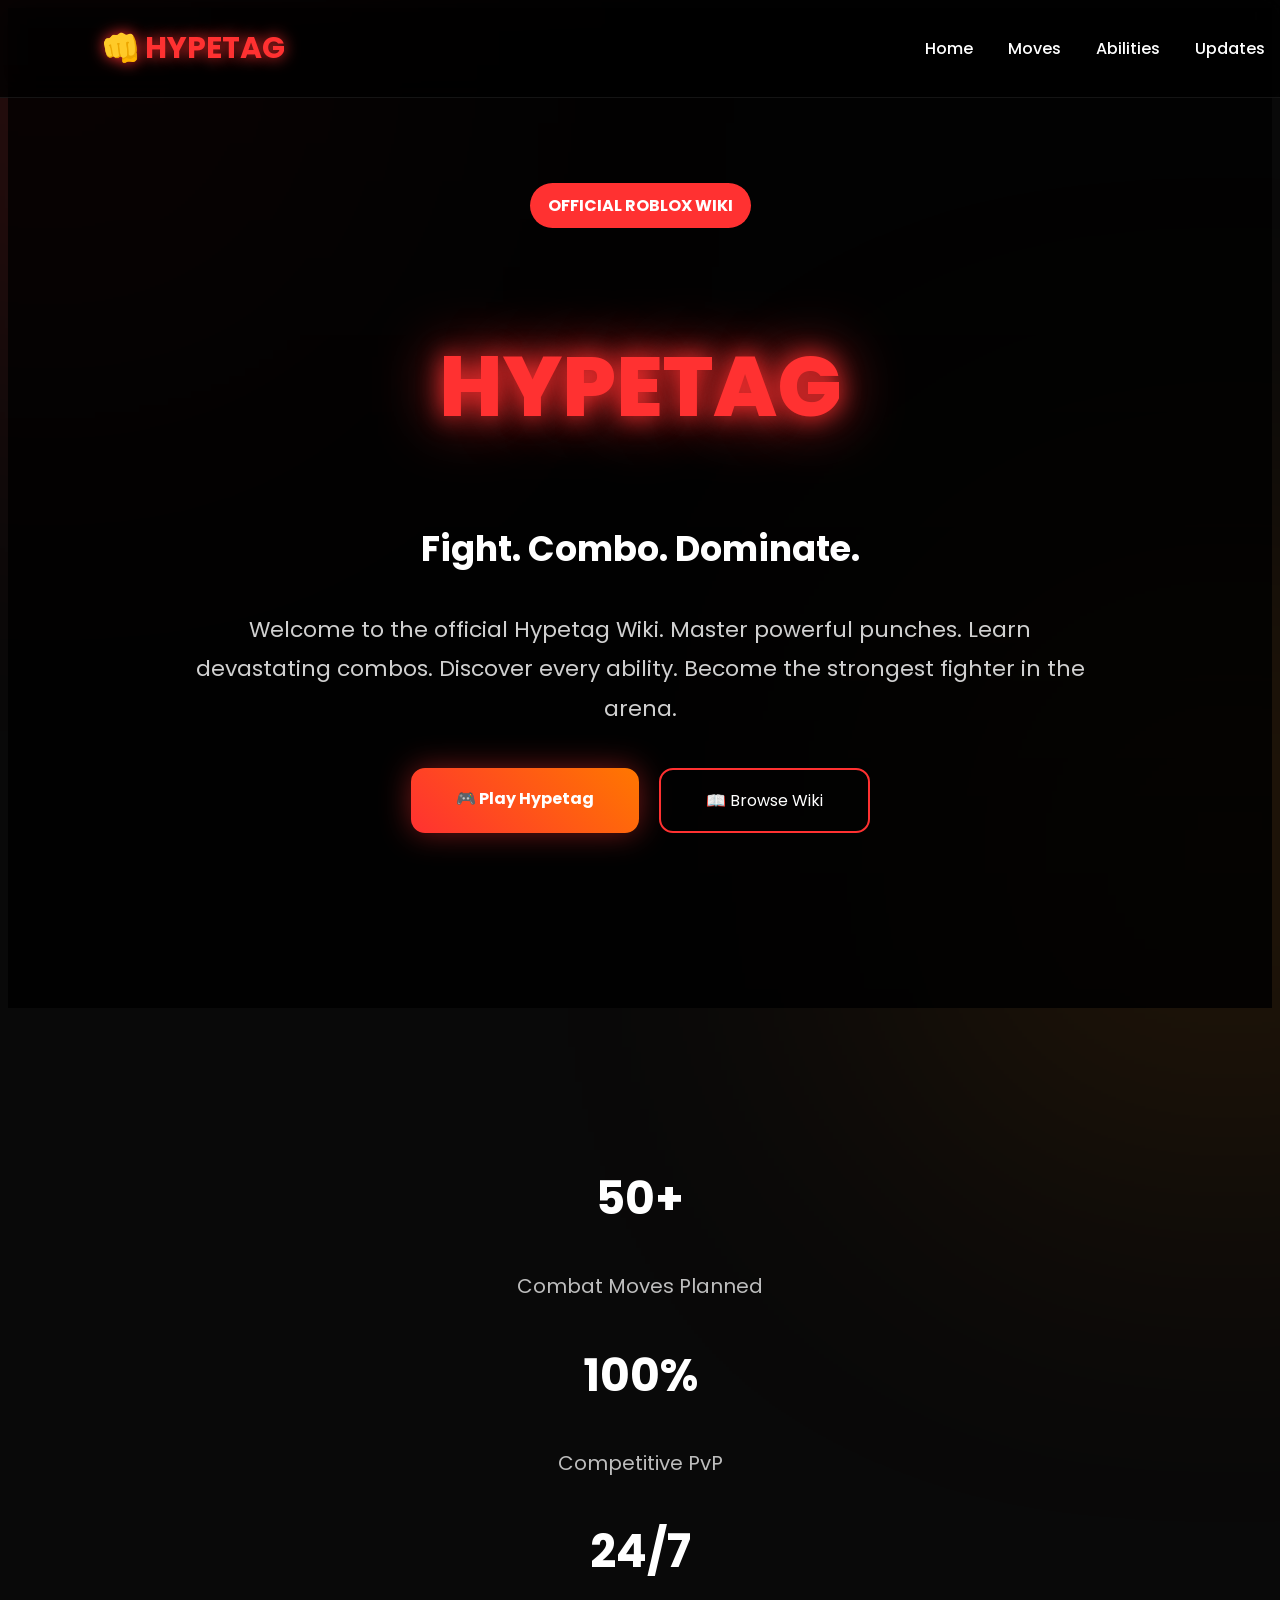
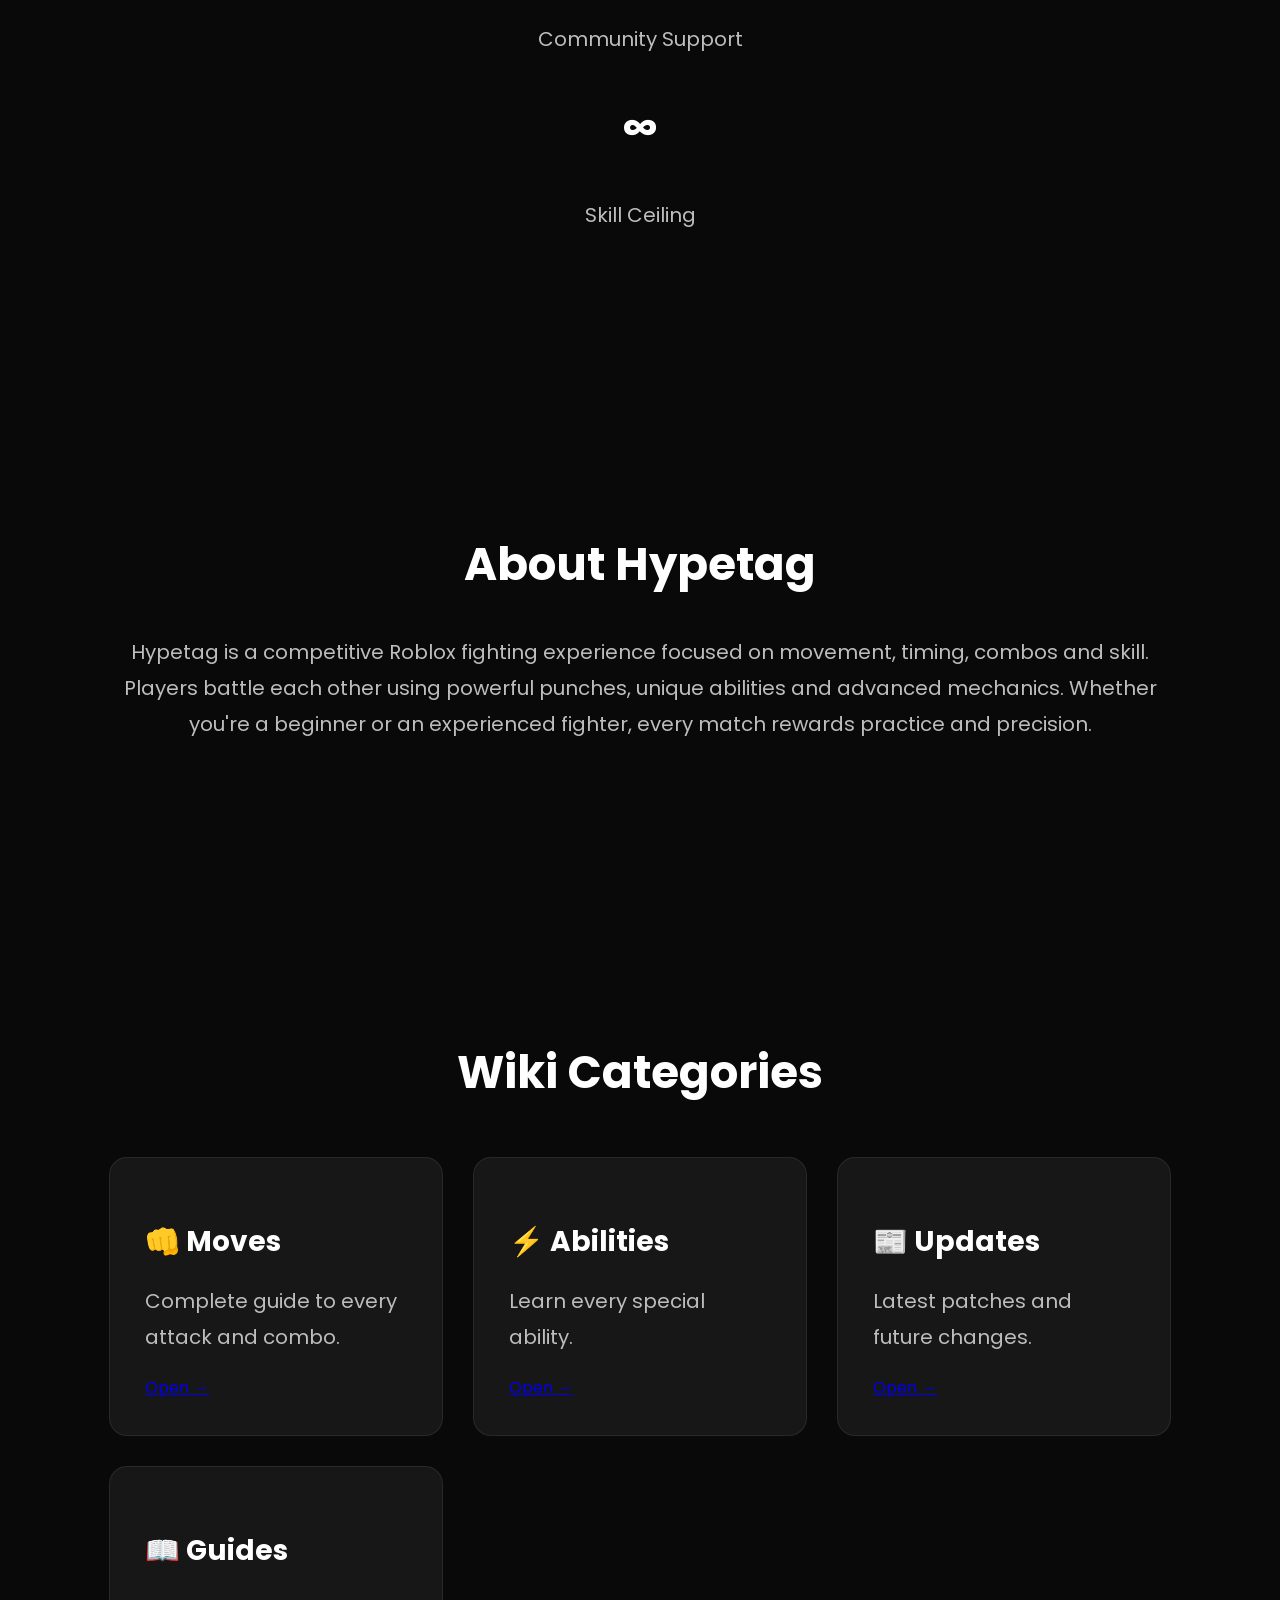
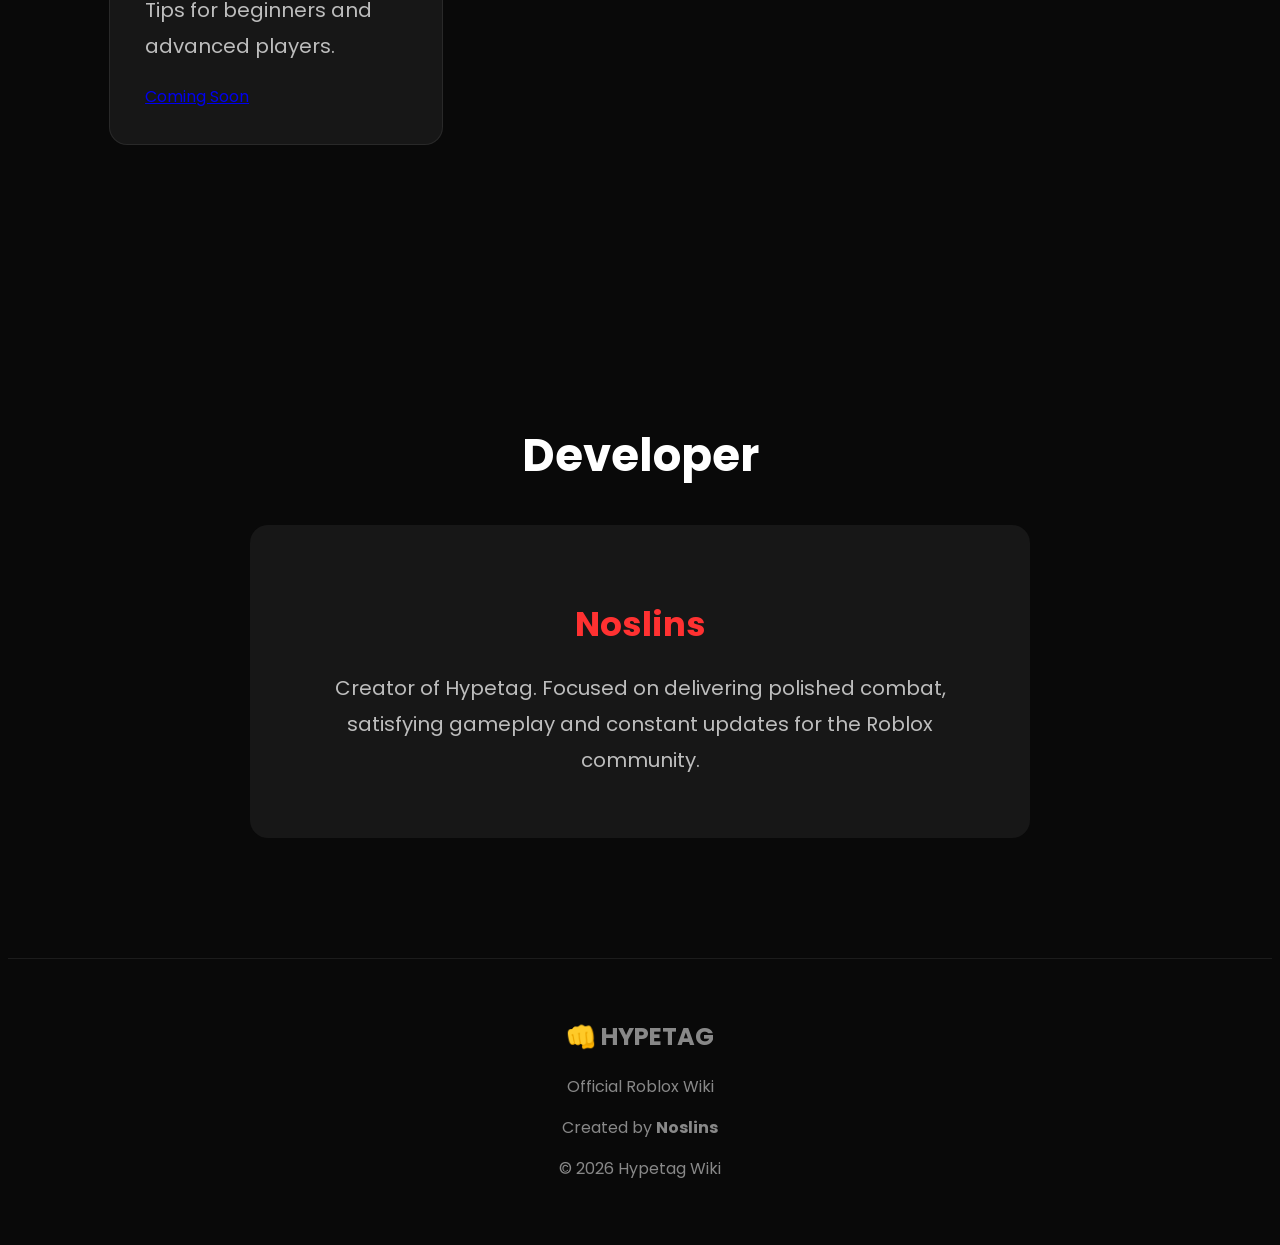
<file: index.html>
<!DOCTYPE html>
<html lang="en">
<head>
<meta charset="UTF-8">
<meta name="viewport" content="width=device-width, initial-scale=1.0">

<title>Hypetag Wiki | Official Roblox Wiki</title>

<meta name="description" content="Official Hypetag Roblox Wiki. Learn moves, abilities, updates, guides and everything about Hypetag.">

<link rel="stylesheet" href="style.css">

<link rel="preconnect" href="https://fonts.googleapis.com">
<link rel="preconnect" href="https://fonts.gstatic.com" crossorigin>

<link href="https://fonts.googleapis.com/css2?family=Poppins:wght@300;400;500;600;700;800&display=swap" rel="stylesheet">

<script defer src="script.js"></script>

</head>

<body>

<nav class="navbar">

<div class="logo">

👊 HYPETAG

</div>

<ul>

<li><a href="index.html">Home</a></li>

<li><a href="moves.html">Moves</a></li>

<li><a href="abilities.html">Abilities</a></li>

<li><a href="updates.html">Updates</a></li>

<li><a href="#developer">Developer</a></li>

</ul>

</nav>

<section class="hero">

<div class="heroContent">

<span class="official">

OFFICIAL ROBLOX WIKI

</span>

<h1>

HYPETAG

</h1>

<h2>

Fight. Combo. Dominate.

</h2>

<p>

Welcome to the official Hypetag Wiki.

Master powerful punches.

Learn devastating combos.

Discover every ability.

Become the strongest fighter in the arena.

</p>

<div class="buttons">

<a href="#" class="play">

🎮 Play Hypetag

</a>

<a href="moves.html" class="wiki">

📖 Browse Wiki

</a>

</div>

</div>

</section>

<section class="stats">

<div class="stat">

<h2>50+</h2>

<p>Combat Moves Planned</p>

</div>

<div class="stat">

<h2>100%</h2>

<p>Competitive PvP</p>

</div>

<div class="stat">

<h2>24/7</h2>

<p>Community Support</p>

</div>

<div class="stat">

<h2>∞</h2>

<p>Skill Ceiling</p>

</div>

</section>

<section class="about">

<h2>

About Hypetag

</h2>

<p>

Hypetag is a competitive Roblox fighting experience focused on movement, timing, combos and skill.

Players battle each other using powerful punches, unique abilities and advanced mechanics.

Whether you're a beginner or an experienced fighter, every match rewards practice and precision.

</p>

</section>

<section class="features">

<h2>

Wiki Categories

</h2>

<div class="grid">

<div class="card">

<h3>

👊 Moves

</h3>

<p>

Complete guide to every attack and combo.

</p>

<a href="moves.html">

Open →

</a>

</div>

<div class="card">

<h3>

⚡ Abilities

</h3>

<p>

Learn every special ability.

</p>

<a href="abilities.html">

Open →

</a>

</div>

<div class="card">

<h3>

📰 Updates

</h3>

<p>

Latest patches and future changes.

</p>

<a href="updates.html">

Open →

</a>

</div>

<div class="card">

<h3>

📖 Guides

</h3>

<p>

Tips for beginners and advanced players.

</p>

<a href="#">

Coming Soon

</a>

</div>

</div>

</section>

<section id="developer">

<h2>

Developer

</h2>

<div class="developerCard">

<h3>

Noslins

</h3>

<p>

Creator of Hypetag.

Focused on delivering polished combat, satisfying gameplay and constant updates for the Roblox community.

</p>

</div>

</section>

<footer>

<h2>

👊 HYPETAG

</h2>

<p>

Official Roblox Wiki

</p>

<p>

Created by <strong>Noslins</strong>

</p>

<p>

© 2026 Hypetag Wiki

</p>

</footer>

</body>

</html>
</file>
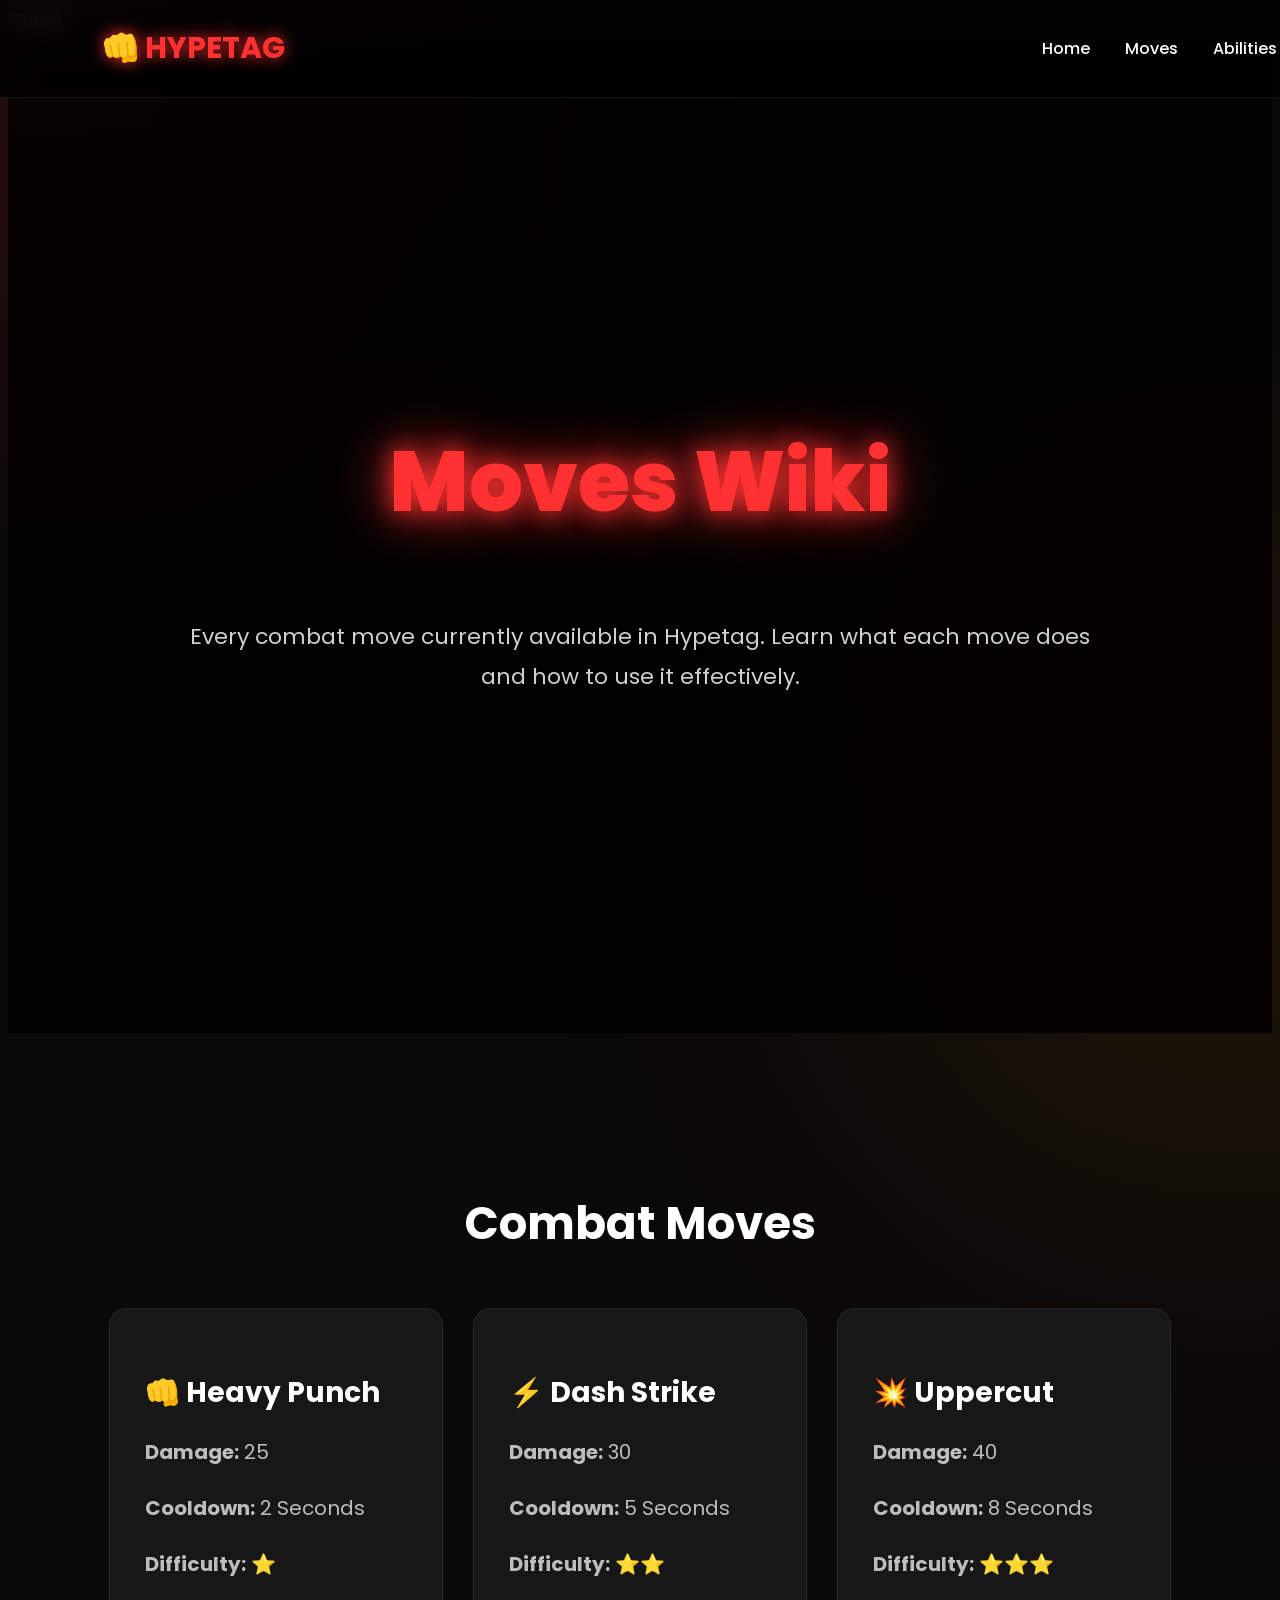
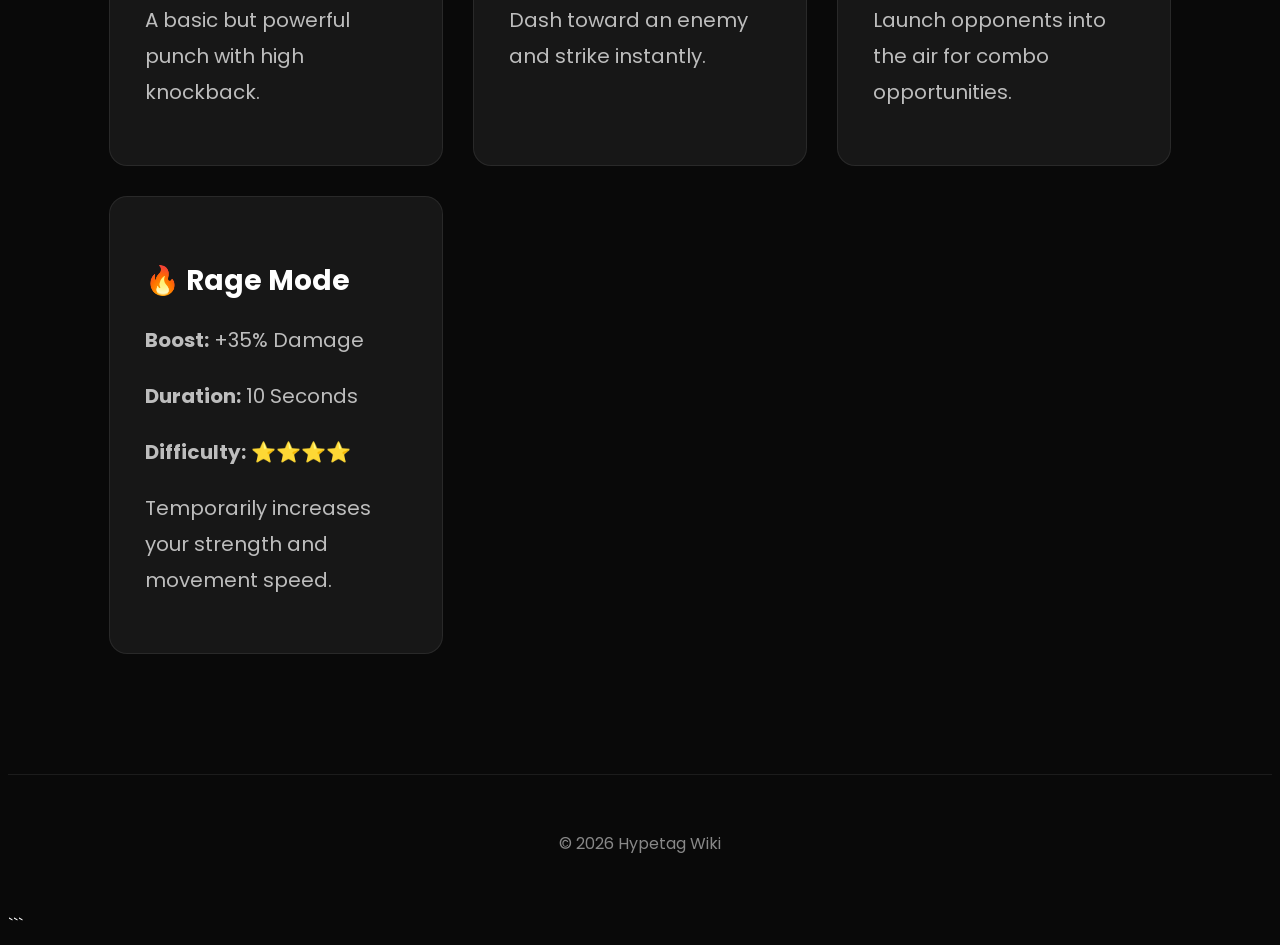
<file: moves.html>
```html
<!DOCTYPE html>
<html lang="en">

<head>

<meta charset="UTF-8">

<meta name="viewport" content="width=device-width, initial-scale=1.0">

<title>Hypetag Wiki | Moves</title>

<link rel="stylesheet" href="style.css">

<link rel="preconnect" href="https://fonts.googleapis.com">

<link rel="preconnect" href="https://fonts.gstatic.com" crossorigin>

<link href="https://fonts.googleapis.com/css2?family=Poppins:wght@300;400;500;600;700;800&display=swap" rel="stylesheet">

<script src="script.js" defer></script>

</head>

<body>

<nav class="navbar">

<div class="logo">

👊 HYPETAG

</div>

<ul>

<li><a href="index.html">Home</a></li>

<li><a href="moves.html">Moves</a></li>

<li><a href="#">Abilities</a></li>

<li><a href="#">Updates</a></li>

</ul>

</nav>

<section class="hero">

<div class="heroContent">

<h1>Moves Wiki</h1>

<p>

Every combat move currently available in Hypetag.

Learn what each move does and how to use it effectively.

</p>

</div>

</section>

<section>

<h2>Combat Moves</h2>

<div class="grid">

<div class="card">

<h3>👊 Heavy Punch</h3>

<p><strong>Damage:</strong> 25</p>

<p><strong>Cooldown:</strong> 2 Seconds</p>

<p><strong>Difficulty:</strong> ⭐</p>

<p>A basic but powerful punch with high knockback.</p>

</div>

<div class="card">

<h3>⚡ Dash Strike</h3>

<p><strong>Damage:</strong> 30</p>

<p><strong>Cooldown:</strong> 5 Seconds</p>

<p><strong>Difficulty:</strong> ⭐⭐</p>

<p>Dash toward an enemy and strike instantly.</p>

</div>

<div class="card">

<h3>💥 Uppercut</h3>

<p><strong>Damage:</strong> 40</p>

<p><strong>Cooldown:</strong> 8 Seconds</p>

<p><strong>Difficulty:</strong> ⭐⭐⭐</p>

<p>Launch opponents into the air for combo opportunities.</p>

</div>

<div class="card">

<h3>🔥 Rage Mode</h3>

<p><strong>Boost:</strong> +35% Damage</p>

<p><strong>Duration:</strong> 10 Seconds</p>

<p><strong>Difficulty:</strong> ⭐⭐⭐⭐</p>

<p>Temporarily increases your strength and movement speed.</p>

</div>

</div>

</section>

<footer>

<p>© 2026 Hypetag Wiki</p>

</footer>

</body>

</html>
```
</file>
<file: style.css>
```css
/* =========================
   HYPETAG WIKI v2
========================= */

@import url('https://fonts.googleapis.com/css2?family=Poppins:wght@300;400;500;600;700;800&display=swap');

*{
margin:0;
padding:0;
box-sizing:border-box;
}

html{
scroll-behavior:smooth;
}

body{

font-family:"Poppins",sans-serif;

background:#090909;

color:white;

overflow-x:hidden;

}

/* Background Glow */

body::before{

content:"";

position:fixed;

width:600px;

height:600px;

background:#ff2b2b;

left:-250px;

top:-250px;

filter:blur(180px);

opacity:.15;

z-index:-2;

}

body::after{

content:"";

position:fixed;

width:600px;

height:600px;

background:#ff8800;

right:-250px;

bottom:-250px;

filter:blur(180px);

opacity:.12;

z-index:-2;

}

/* Navbar */

.navbar{

position:fixed;

top:0;

left:0;

width:100%;

padding:20px 8%;

display:flex;

justify-content:space-between;

align-items:center;

background:rgba(0,0,0,.75);

backdrop-filter:blur(15px);

z-index:1000;

border-bottom:1px solid rgba(255,255,255,.08);

}

.logo{

font-size:30px;

font-weight:700;

color:#ff3131;

text-shadow:0 0 15px #ff3131;

}

.navbar ul{

display:flex;

gap:35px;

list-style:none;

}

.navbar a{

text-decoration:none;

color:white;

transition:.3s;

font-weight:500;

}

.navbar a:hover{

color:#ff3131;

}

/* Hero */

.hero{

min-height:100vh;

display:flex;

justify-content:center;

align-items:center;

text-align:center;

padding:50px;

background:

linear-gradient(rgba(0,0,0,.75),rgba(0,0,0,.85)),

url("https://images.unsplash.com/photo-1511512578047-dfb367046420?w=1600&auto=format&fit=crop");

background-size:cover;

background-position:center;

}

.heroContent{

max-width:900px;

}

.official{

display:inline-block;

background:#ff3131;

padding:10px 18px;

border-radius:50px;

font-weight:bold;

margin-bottom:25px;

}

.hero h1{

font-size:85px;

font-weight:800;

color:#ff3131;

text-shadow:

0 0 25px #ff3131,

0 0 60px #ff3131;

}

.hero h2{

font-size:35px;

margin-top:15px;

}

.hero p{

margin-top:30px;

font-size:22px;

line-height:1.8;

color:#d0d0d0;

}

/* Buttons */

.buttons{

display:flex;

justify-content:center;

gap:20px;

margin-top:40px;

flex-wrap:wrap;

}

.play{

background:linear-gradient(45deg,#ff3131,#ff7700);

padding:18px 45px;

border-radius:14px;

text-decoration:none;

color:white;

font-weight:bold;

transition:.35s;

box-shadow:0 0 30px rgba(255,49,49,.45);

}

.play:hover{

transform:translateY(-8px);

box-shadow:0 0 60px #ff3131;

}

.wiki{

padding:18px 45px;

border:2px solid #ff3131;

border-radius:14px;

text-decoration:none;

color:white;

transition:.35s;

}

.wiki:hover{

background:#ff3131;

}

/* Sections */

section{

padding:120px 8%;

}

section h2{

text-align:center;

font-size:45px;

margin-bottom:35px;

}

section p{

text-align:center;

font-size:20px;

line-height:1.8;

color:#bdbdbd;

}

/* Cards */

.grid{

display:grid;

grid-template-columns:repeat(auto-fit,minmax(250px,1fr));

gap:30px;

margin-top:50px;

}

.card{

background:#171717;

padding:35px;

border-radius:18px;

transition:.35s;

border:1px solid rgba(255,255,255,.08);

}

.card:hover{

transform:translateY(-10px);

box-shadow:0 0 30px rgba(255,49,49,.4);

border-color:#ff3131;

}

.card h3{

font-size:28px;

margin-bottom:15px;

}

.card p{

text-align:left;

}

/* Update */

.update{

max-width:750px;

margin:auto;

background:#171717;

padding:35px;

border-radius:18px;

}

.update h3{

margin-bottom:20px;

color:#ff3131;

}

.update ul{

padding-left:20px;

}

.update li{

margin:12px 0;

}

/* Developer */

.developerCard{

max-width:700px;

margin:auto;

background:#171717;

padding:40px;

border-radius:18px;

text-align:center;

}

.developerCard h3{

font-size:34px;

margin-bottom:15px;

color:#ff3131;

}

/* Footer */

footer{

padding:40px;

text-align:center;

color:#888;

border-top:1px solid rgba(255,255,255,.08);

}

/* Mobile */

@media(max-width:900px){

.hero h1{

font-size:55px;

}

.hero h2{

font-size:25px;

}

.navbar{

flex-direction:column;

gap:20px;

}

.navbar ul{

flex-wrap:wrap;

justify-content:center;

}

}
```
```css
/* ===========================
Particles
=========================== */

.particle{

position:fixed;

bottom:-20px;

width:5px;

height:5px;

background:#ff3131;

border-radius:50%;

opacity:.3;

pointer-events:none;

animation:particle linear infinite;

z-index:-1;

}

@keyframes particle{

0%{

transform:translateY(0);

opacity:0;

}

20%{

opacity:.5;

}

100%{

transform:translateY(-120vh);

opacity:0;

}

}

/* ===========================
Top Button
=========================== */

.topButton{

position:fixed;

right:30px;

bottom:30px;

width:55px;

height:55px;

border:none;

border-radius:50%;

background:#ff3131;

color:white;

font-size:22px;

cursor:pointer;

opacity:0;

pointer-events:none;

transition:.3s;

box-shadow:0 0 20px rgba(255,49,49,.5);

}

.topButton:hover{

transform:scale(1.1);

background:#ff5a5a;

}
```
</file>
